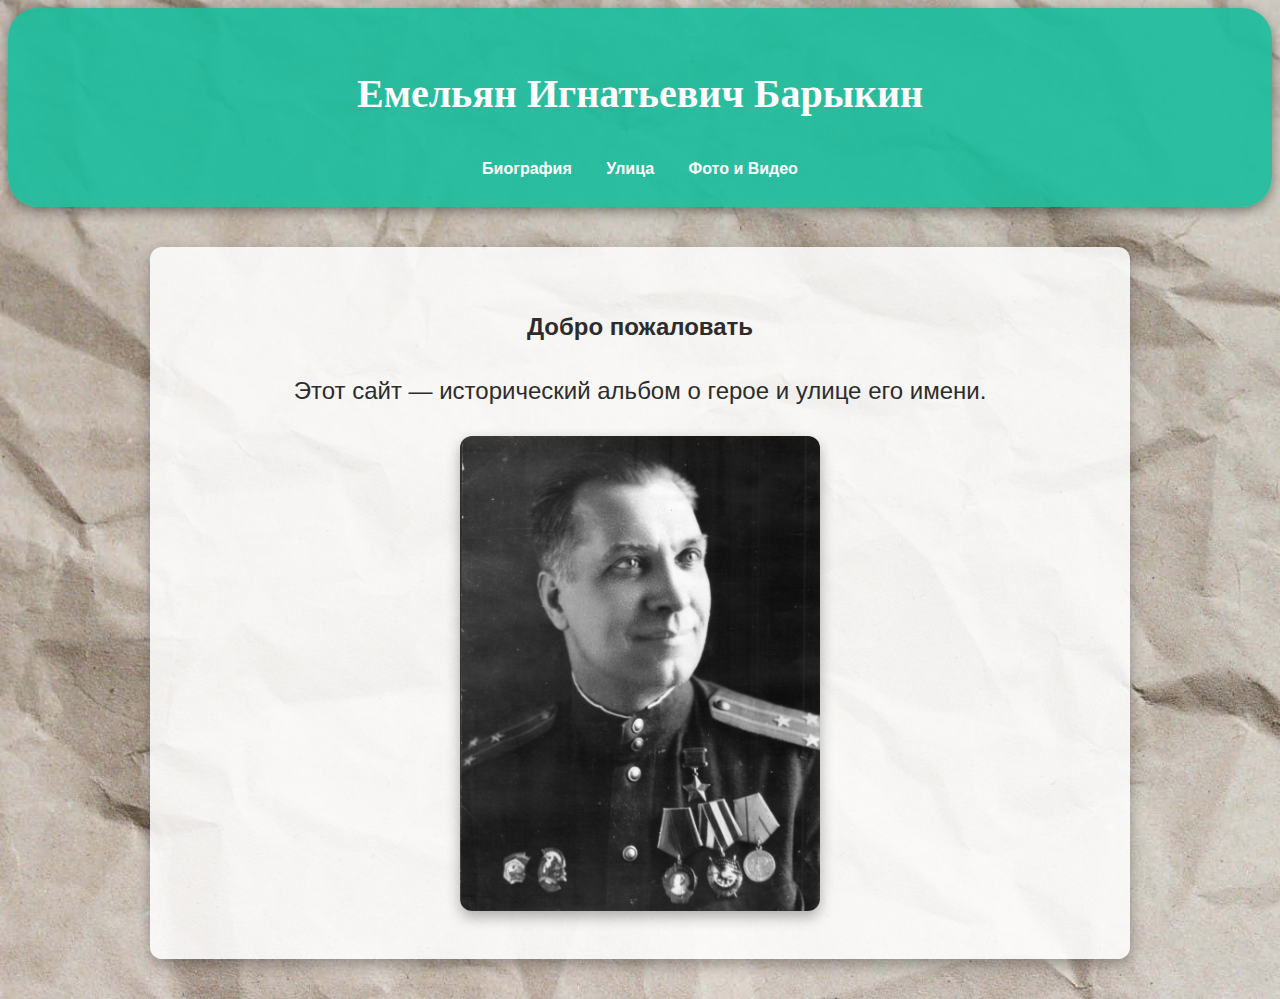
<file: index.html>
<!DOCTYPE html>
<html lang="ru">
<head>
    <meta charset="UTF-8">
    <title>Главная</title>
    <link rel="stylesheet" href="index.css">
</head>
<body>
<header>
    <h1>Емельян Игнатьевич Барыкин</h1>
    <nav>
        <a href="bio.html">Биография</a>
        <a href="street.html">Улица</a>
        <a href="media.html">Фото и Видео</a>
    </nav>
</header>
<main>
    <section>
        <h2>Добро пожаловать</h2>
        <p>Этот сайт — исторический альбом о герое и улице его имени.</p>
        <img src="barykin.jpg" alt="Барыкин">
    </section>
</main>
</body>
</html>
</file>
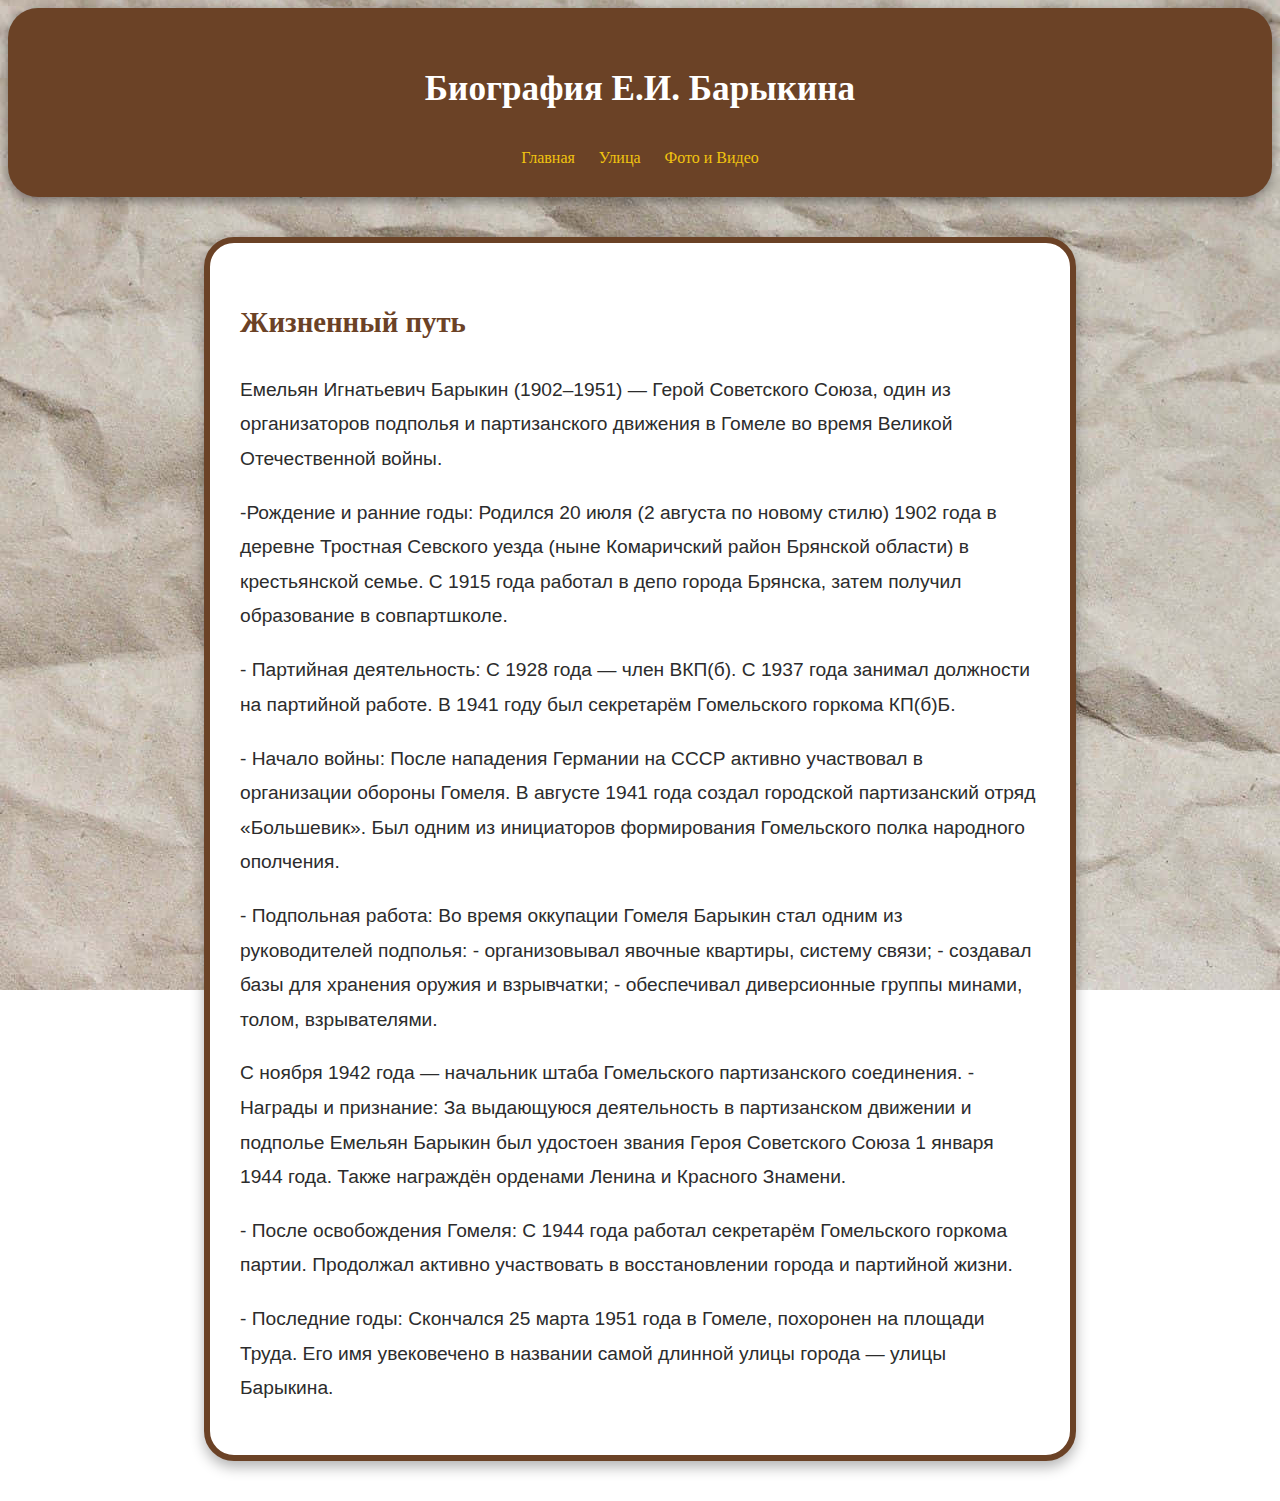
<file: bio.html>
<!DOCTYPE html>
<html lang="ru">
<head>
    <meta charset="UTF-8">
    <title>Биография</title>
    <link rel="stylesheet" href="bio.css">
</head>
<body>
<header>
    <h1>Биография Е.И. Барыкина</h1>
    <nav>
        <a href="index.html">Главная</a>
        <a href="street.html">Улица</a>
        <a href="media.html">Фото и Видео</a>
    </nav>
</header>
<main>
    <article>
        <h2>Жизненный путь</h2>
        <p>Емельян Игнатьевич Барыкин (1902–1951) — Герой Советского Союза, один из организаторов подполья и партизанского движения в Гомеле во время Великой Отечественной войны.
        <p>-Рождение и ранние годы:
        Родился 20 июля (2 августа по новому стилю) 1902 года в деревне Тростная Севского уезда (ныне Комаричский район Брянской области) в крестьянской семье. С 1915 года работал в депо города Брянска, затем получил образование в совпартшколе.
        <p>- Партийная деятельность:
        С 1928 года — член ВКП(б). С 1937 года занимал должности на партийной работе. В 1941 году был секретарём Гомельского горкома КП(б)Б.
        <p>- Начало войны:
        После нападения Германии на СССР активно участвовал в организации обороны Гомеля. В августе 1941 года создал городской партизанский отряд «Большевик». Был одним из инициаторов формирования Гомельского полка народного ополчения.
        <p>- Подпольная работа:
        Во время оккупации Гомеля Барыкин стал одним из руководителей подполья:
        - организовывал явочные квартиры, систему связи;
        - создавал базы для хранения оружия и взрывчатки;
        - обеспечивал диверсионные группы минами, толом, взрывателями.
        <p>С ноября 1942 года — начальник штаба Гомельского партизанского соединения.
        - Награды и признание:
        За выдающуюся деятельность в партизанском движении и подполье Емельян Барыкин был удостоен звания Героя Советского Союза 1 января 1944 года. Также награждён орденами Ленина и Красного Знамени.
        <p>- После освобождения Гомеля:
        С 1944 года работал секретарём Гомельского горкома партии. Продолжал активно участвовать в восстановлении города и партийной жизни.
        <p>- Последние годы:
        Скончался 25 марта 1951 года в Гомеле, похоронен на площади Труда. Его имя увековечено в названии самой длинной улицы города — улицы Барыкина.
    </article>
</main>
</body>
</html>
</file>
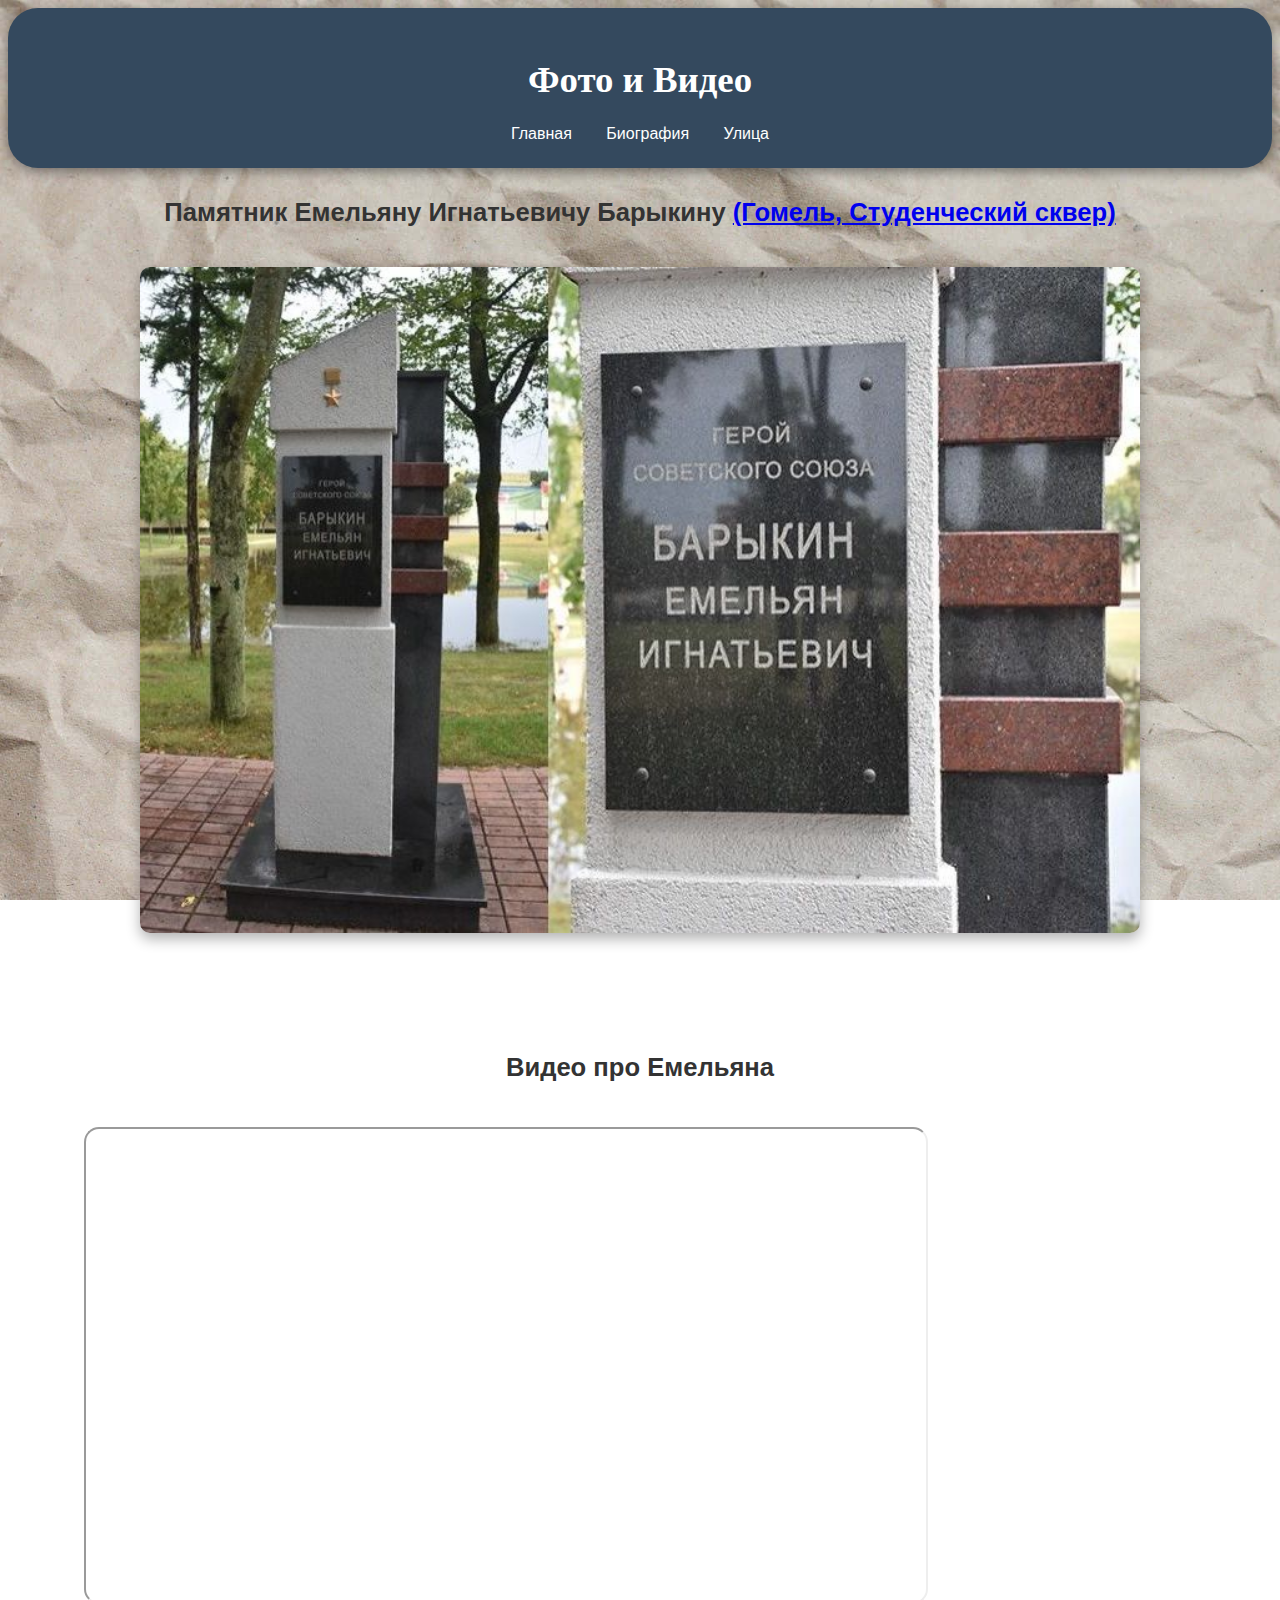
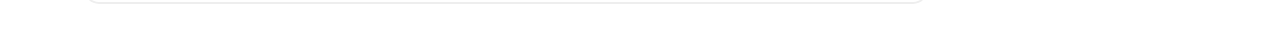
<file: media.html>
<!DOCTYPE html>
<html lang="ru">
<head>
    <meta charset="UTF-8">
    <title>Фото и Видео</title>
    <link rel="stylesheet" href="media.css">
</head>
<body>
<header>
    <h1>Фото и Видео</h1>
    <nav>
        <a href="index.html">Главная</a>
        <a href="bio.html">Биография</a>
        <a href="street.html">Улица</a>
    </nav>
</header>
<main>
    <h2>Памятник Емельяну Игнатьевичу Барыкину <a href="https://yandex.by/maps/155/gomel/?ll=30.995556%2C52.446882&mode=poi&poi%5Bpoint%5D=30.995705%2C52.446886&poi%5Buri%5D=ymapsbm1%3A%2F%2Forg%3Foid%3D93311567154&z=18">(Гомель, Студенческий сквер)</a></h2>
    <div class="gallery">
        <img src="memorial.jpg" alt="Мемориал">
    </div>
    <h3>Видео про Емельяна</h3>
    <iframe src="https://www.youtube.com/embed/i10P1yBZCX0?si=NLTwRHahFevJJvSZ" allowfullscreen></iframe>
</main>
</body>
</html>
</file>
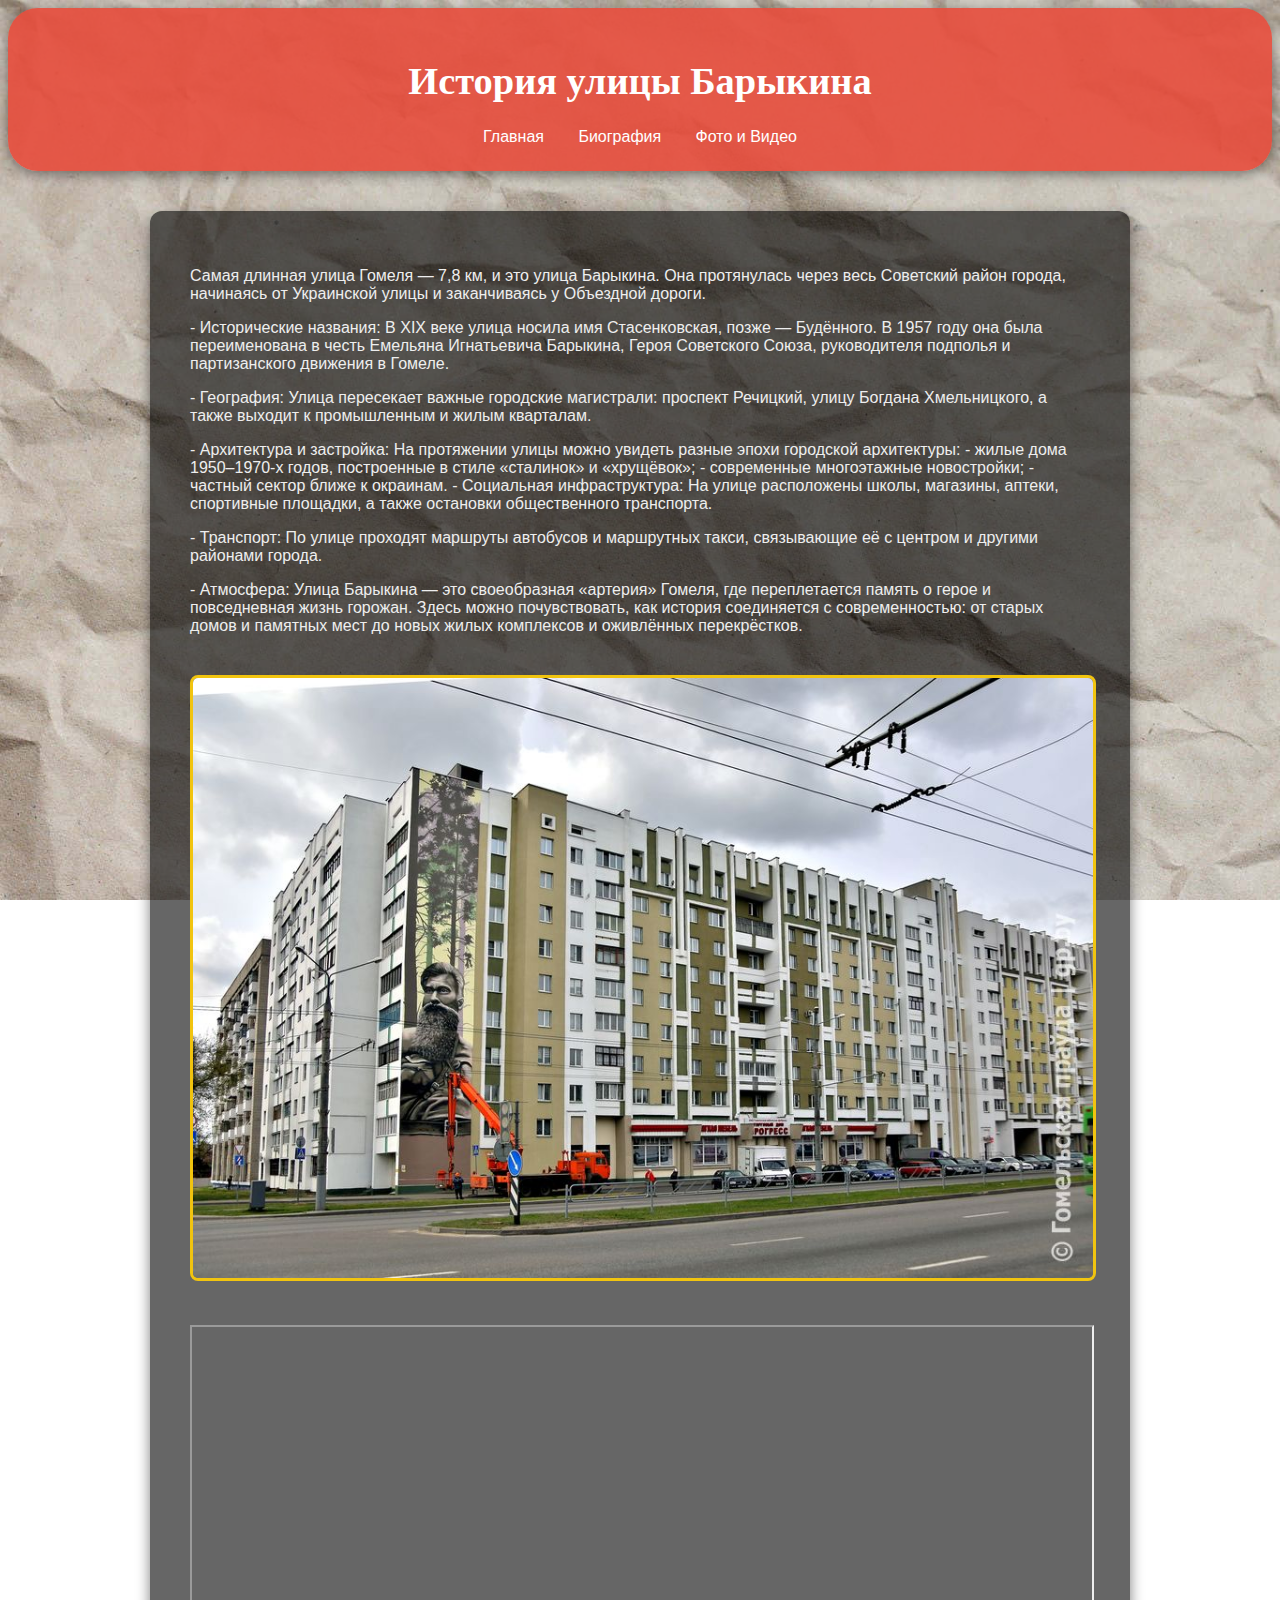
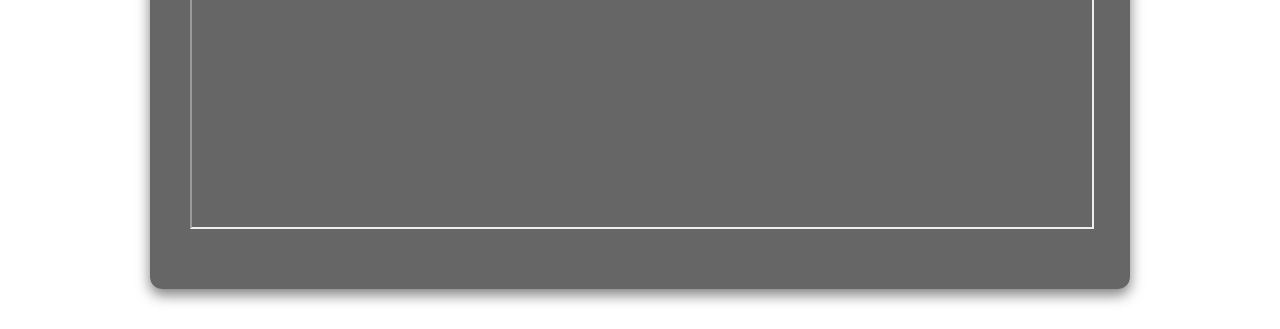
<file: street.html>
<!DOCTYPE html>
<html lang="ru">
<head>
    <meta charset="UTF-8">
    <title>Улица Барыкина</title>
    <link rel="stylesheet" href="street.css">
</head>
<body>
<header>
    <h1>История улицы Барыкина</h1>
    <nav>
        <a href="index.html">Главная</a>
        <a href="bio.html">Биография</a>
        <a href="media.html">Фото и Видео</a>
    </nav>
</header>
<main>
    <section>
        <p>Самая длинная улица Гомеля — 7,8 км, и это улица Барыкина. Она протянулась через весь Советский район города, начинаясь от Украинской улицы и заканчиваясь у Объездной дороги.
            <p>- Исторические названия:
            В XIX веке улица носила имя Стасенковская, позже — Будённого. В 1957 году она была переименована в честь Емельяна Игнатьевича Барыкина, Героя Советского Союза, руководителя подполья и партизанского движения в Гомеле.
            <p>- География:
            Улица пересекает важные городские магистрали: проспект Речицкий, улицу Богдана Хмельницкого, а также выходит к промышленным и жилым кварталам.
            <p>- Архитектура и застройка:
            На протяжении улицы можно увидеть разные эпохи городской архитектуры:
            - жилые дома 1950–1970-х годов, построенные в стиле «сталинок» и «хрущёвок»;
            - современные многоэтажные новостройки;
            - частный сектор ближе к окраинам.
            - Социальная инфраструктура:
            На улице расположены школы, магазины, аптеки, спортивные площадки, а также остановки общественного транспорта.
            <p>- Транспорт:
            По улице проходят маршруты автобусов и маршрутных такси, связывающие её с центром и другими районами города.
            <p>- Атмосфера:
            Улица Барыкина — это своеобразная «артерия» Гомеля, где переплетается память о герое и повседневная жизнь горожан. Здесь можно почувствовать, как история соединяется с современностью: от старых домов и памятных мест до новых жилых комплексов и оживлённых перекрёстков.
            <img src="city.jpg" alt="Улица Барыкина">
        <iframe src="https://yandex.by/map-widget/v1/?l=stv%2Csta&ll=30.983839%2C52.417680&panorama%5Bdirection%5D=268.057745%2C4.965861&panorama%5Bfull%5D=true&panorama%5Bpoint%5D=30.985962%2C52.417614&panorama%5Bspan%5D=91.492845%2C60.000000&z=16" width="560" height="400" frameborder="1" allowfullscreen="true" style="position:relative;"></iframe>
    </section>
</main>
</body>
</html>
</file>
<file: index.css>
body {
    font-family: 'Montserrat', sans-serif;
    background: url('paper.jpg') repeat;
    background-size: cover;
    color: #2c2c2c;
    line-height: 1.7;
}
header {
    background: rgba(26, 188, 156, 0.9);
    border-radius: 30px;
    color: #fff;
    text-align: center;
    padding: 25px;
    box-shadow: 0 4px 12px rgba(0,0,0,0.4);
}
h1 {
    font-family: 'Cinzel', serif;
    font-size: 2.5em;
    animation: glow 3s infinite alternate;
}
h2 {
    font-family: 'Segoe UI', Arial, sans-serif;
    font-size: 1.5em;
}
p {
    font-family: Arial, Helvetica, sans-serif;
    font-size: 1.5em;
}
nav a {
    position: relative;
    color: #fff;
    margin: 0 15px;
    text-decoration: none;
    font-weight: bold;
}
nav a::after {
    content: '';
    position: absolute;
    left: 0; bottom: -3px;
    width: 100%; height: 2px;
    background: #f1c40f;
    transform: scaleX(0);
    transition: transform 0.3s ease;
}
nav a:hover::after { transform: scaleX(1); }
section {
    background: rgba(255,255,255,0.85);
    padding: 40px;
    margin: 40px auto;
    max-width: 900px;
    border-radius: 12px;
    box-shadow: 0 6px 14px rgba(0,0,0,0.3);
    text-align: center;
}
img {
    max-width: 40%;
    border-radius: 12px;
    box-shadow: 0 6px 14px rgba(0,0,0,0.3);
    transition: transform 0.3s ease, box-shadow 0.3s ease; /* плавность */
}

img:hover {
    transform: scale(1.05); /* увеличение на 5% */
    box-shadow: 0 8px 20px rgba(0,0,0,0.4); /* добавим тень для эффекта */
}
.top-btn {
    position: fixed;
    bottom: 20px; right: 20px;
    background: #1abc9c;
    color: #fff;
    border: none;
    padding: 12px 16px;
    border-radius: 50%;
    font-size: 20px;
    cursor: pointer;
    transition: transform 0.3s, background 0.3s;
}
.top-btn:hover {
    transform: rotate(360deg) scale(1.2);
    background: #16a085;
}
</file>
<file: bio.css>
body {
    font-family: 'Merriweather', serif;
    background: url('paper.jpg') no-repeat center center fixed;
    color: #2c2c2c;
    line-height: 1.8;
}
header {
    background: #6b4226;
    border-radius: 30px;
    color: #fff;
    text-align: center;
    padding: 25px;
    box-shadow: 0 4px 12px rgba(0,0,0,0.4);
}
h1 {
    font-family: 'Cinzel', serif;
    font-size: 2.2em;
    animation: glowText 4s infinite alternate;
}
@keyframes glowText {
    from { color: #fff; }
    to   { color: #f1c40f; }
}
nav a {
    color: #f1c40f;
    margin: 0 10px;
    text-decoration: none;
}
nav a:hover { text-decoration: underline; }
article {
    font-family: Arial, Helvetica, sans-serif;
    font-size: 1.2em;
    background: #fff;
    border: 6px solid #6b4226;
    border-radius: 30px;
    padding: 30px;
    margin: 40px auto;
    max-width: 800px;
    box-shadow: 0 6px 14px rgba(0,0,0,0.3);
}
h2 {
    font-family: 'Cinzel', serif;
    color: #6b4226;
}
blockquote {
    font-style: italic;
    background: #fff8e1;
    border-left: 5px solid #f39c12;
    padding: 15px;
    margin: 20px 0;
    box-shadow: 0 4px 10px rgba(0,0,0,0.2);
}
</file>
<file: media.css>
body {
    font-family: 'Open Sans', sans-serif;
    background: url('paper.jpg') no-repeat center center fixed;
    color: #333;
    background-size: cover;
    max-width: 1920px;
}
header {
    background: #34495e;
    border-radius: 30px;
    color: #fff;
    text-align: center;
    padding: 25px;
    box-shadow: 0 4px 12px rgba(0,0,0,0.4);
}
h1 {
    font-size: 2.3em;
    font-family: 'Cinzel', serif;
    animation: glow 3s infinite alternate;
}
h2{
    font-family: Arial, Helvetica, sans-serif;
    font-size: 1.6em;
    text-align: center;
    margin-top: 30px;
}
h3{
    font-family: Arial, Helvetica, sans-serif;
    font-size: 1.6em;
    text-align: center;
    margin-top: 120px;
}
nav a {
    color: #fff;
    margin: 0 15px;
    text-decoration: none;
}
nav a:hover { color: #f1c40f; }
.gallery {
    display: grid;
    grid-template-columns: repeat(auto-fit, minmax(300px, 1fr));
    gap: 20px;
    margin: 40px auto;
    max-width: 1000px;
}
.gallery img, .gallery iframe {
    width: 100%;
    border-radius: 10px;
    box-shadow: 0 6px 14px rgba(0,0,0,0.3);
    transition: transform 0.4s, box-shadow 0.4s;
}
iframe{
    margin: 20px 6%;
    width: 840px;
    height: 473px;
    border-radius: 15px;
}
</file>
<file: street.css>
body {
    font-family: 'Roboto', sans-serif;
    background: url('paper.jpg') no-repeat center center fixed;
    background-size: cover;
    color: #eee;
}
header {
    background: rgba(231, 76, 60, 0.9);
    border-radius: 30px;
    text-align: center;
    padding: 25px;
    color: #fff;
    box-shadow: 0 4px 12px rgba(0,0,0,0.4);
}
h1 {
    font-size: 2.4em;
    font-family: 'Cinzel', serif;
}
@keyframes pulse {
    0% { transform: scale(1); }
    50% { transform: scale(1.05); }
    100% { transform: scale(1); }
}
nav a {
    color: #fff;
    margin: 0 15px;
    text-decoration: none;
}
nav a:hover { color: #f1c40f; }
section {
    background: rgba(0,0,0,0.6);
    padding: 40px;
    margin: 40px auto;
    max-width: 900px;
    border-radius: 12px;
    box-shadow: 0 6px 14px rgba(0,0,0,0.5);
}
img {
    max-width: 100%;
    border: 3px solid #f1c40f;
    border-radius: 8px;
    margin: 40px 0;
    transition: transform 0.4s;
}
img:hover { transform: scale(1.05); }
iframe{
    width: 100%;
    height: 500px;
}
</file>
